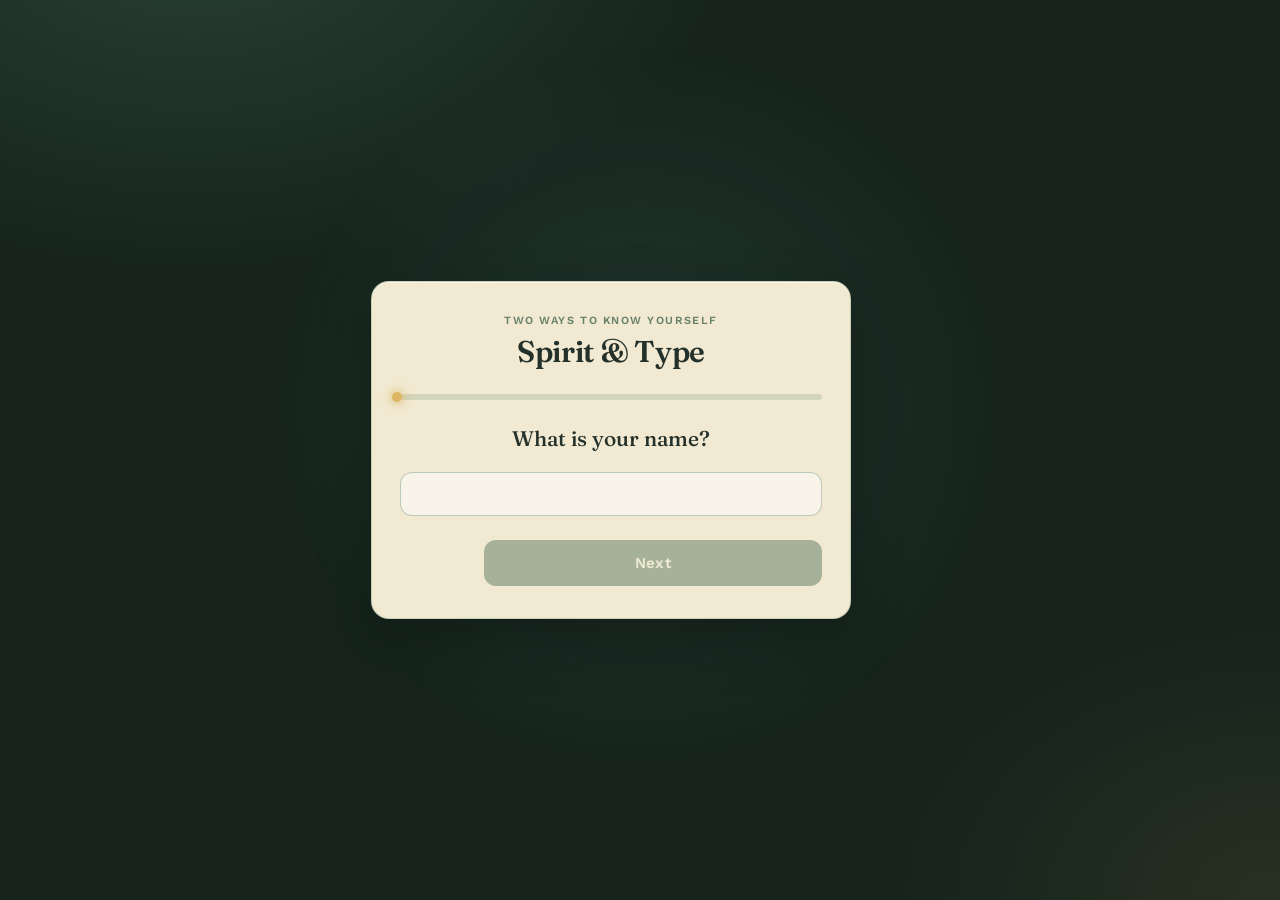
<file: index.html>
<!DOCTYPE html>
<html lang="en">
<head>
    <meta charset="UTF-8">
    <meta name="viewport" content="width=device-width, initial-scale=1.0">
    <title>Spirit Animal Quiz</title>
    <link rel="preconnect" href="https://fonts.googleapis.com">
    <link rel="preconnect" href="https://fonts.gstatic.com" crossorigin>
    <link href="https://fonts.googleapis.com/css2?family=Fraunces:ital,opsz,wght@0,9..144,500;0,9..144,600;1,9..144,500&family=Work+Sans:wght@400;500;600;700&display=swap" rel="stylesheet">
    <link rel="stylesheet" href="Spirit_Animal.css">
</head>
<body>
    <div id="page-aura"></div>
    <div id="quiz-container">
        <div id="quiz-header">
            <p id="quiz-eyebrow">Two ways to know yourself</p>
            <h1 id="quiz-title">Spirit &amp; Type</h1>
        </div>
        <div id="progress-bar-track">
            <div id="progress-bar-fill"></div>
        </div>
        <div id="question-panel">
            <p id="question-text"></p>
            <div id="answer-options"></div>
            <div id="quiz-nav">
                <button id="back-btn" type="button">Back</button>
                <button id="next-btn" type="button" disabled>Next</button>
            </div>
        </div>
    </div>
    <div id="result-container"></div>
    <script src="Spirit_Ani.js"></script>
</body>
</html>
</file>
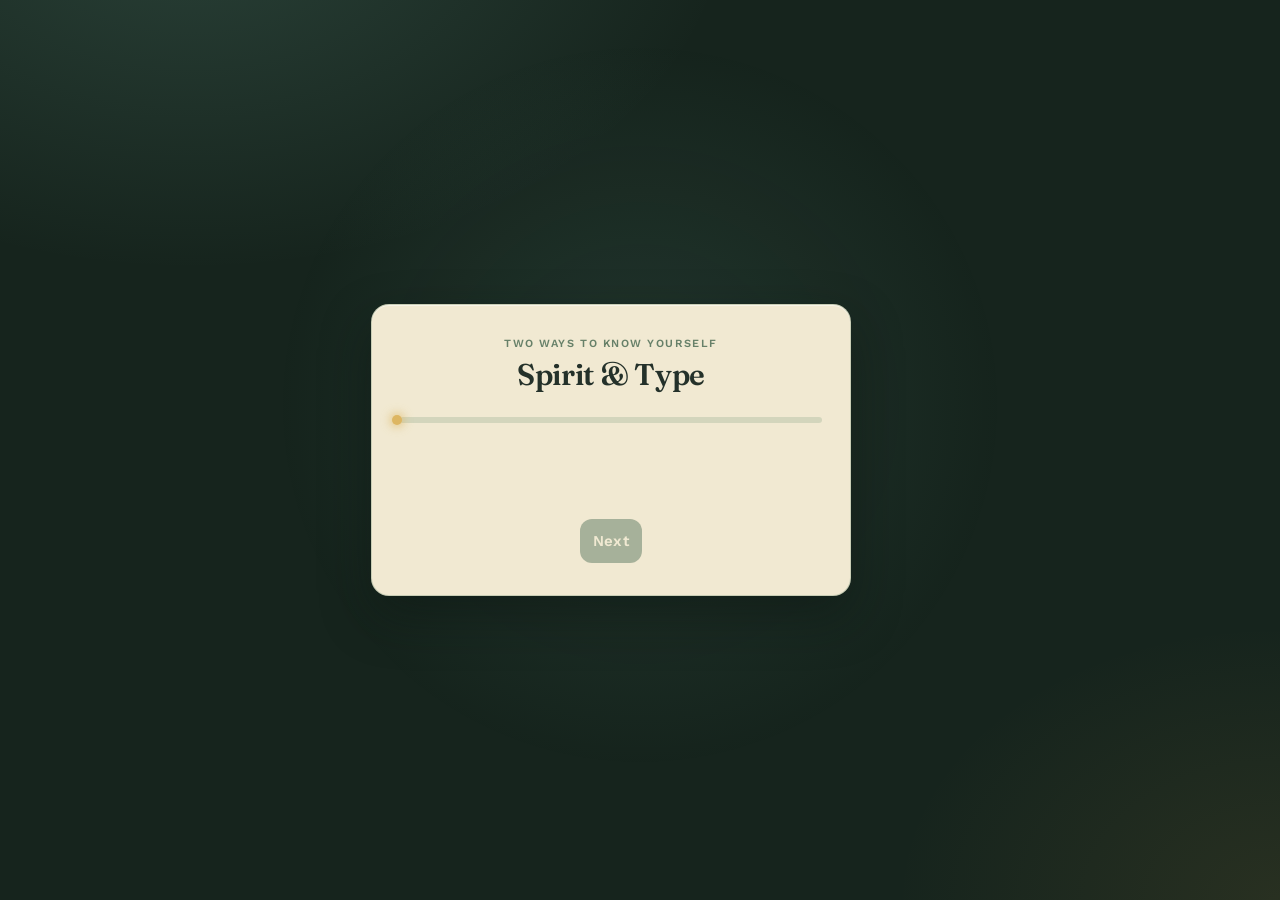
<file: index.html.html>
<!DOCTYPE html>
<html lang="en">
<head>
    <meta charset="UTF-8">
    <meta name="viewport" content="width=device-width, initial-scale=1.0">
    <title>Spirit Animal Quiz</title>
    <link rel="preconnect" href="https://fonts.googleapis.com">
    <link rel="preconnect" href="https://fonts.gstatic.com" crossorigin>
    <link href="https://fonts.googleapis.com/css2?family=Fraunces:ital,opsz,wght@0,9..144,500;0,9..144,600;1,9..144,500&family=Work+Sans:wght@400;500;600;700&display=swap" rel="stylesheet">
    <link rel="stylesheet" href="Spirit_Animal.css">
</head>
<body>
    <div id="page-aura"></div>
    <div id="quiz-container">
        <div id="quiz-header">
            <p id="quiz-eyebrow">Two ways to know yourself</p>
            <h1 id="quiz-title">Spirit &amp; Type</h1>
        </div>
        <div id="progress-bar-track">
            <div id="progress-bar-fill"></div>
        </div>
        <p id="question-text"></p>
        <div id="answer-options"></div>
        <button id="next-btn" disabled>Next</button>
    </div>
    <div id="result-container"></div>
    <script src="Spirit_Ani.js"></script>
</body>
</html>
</file>
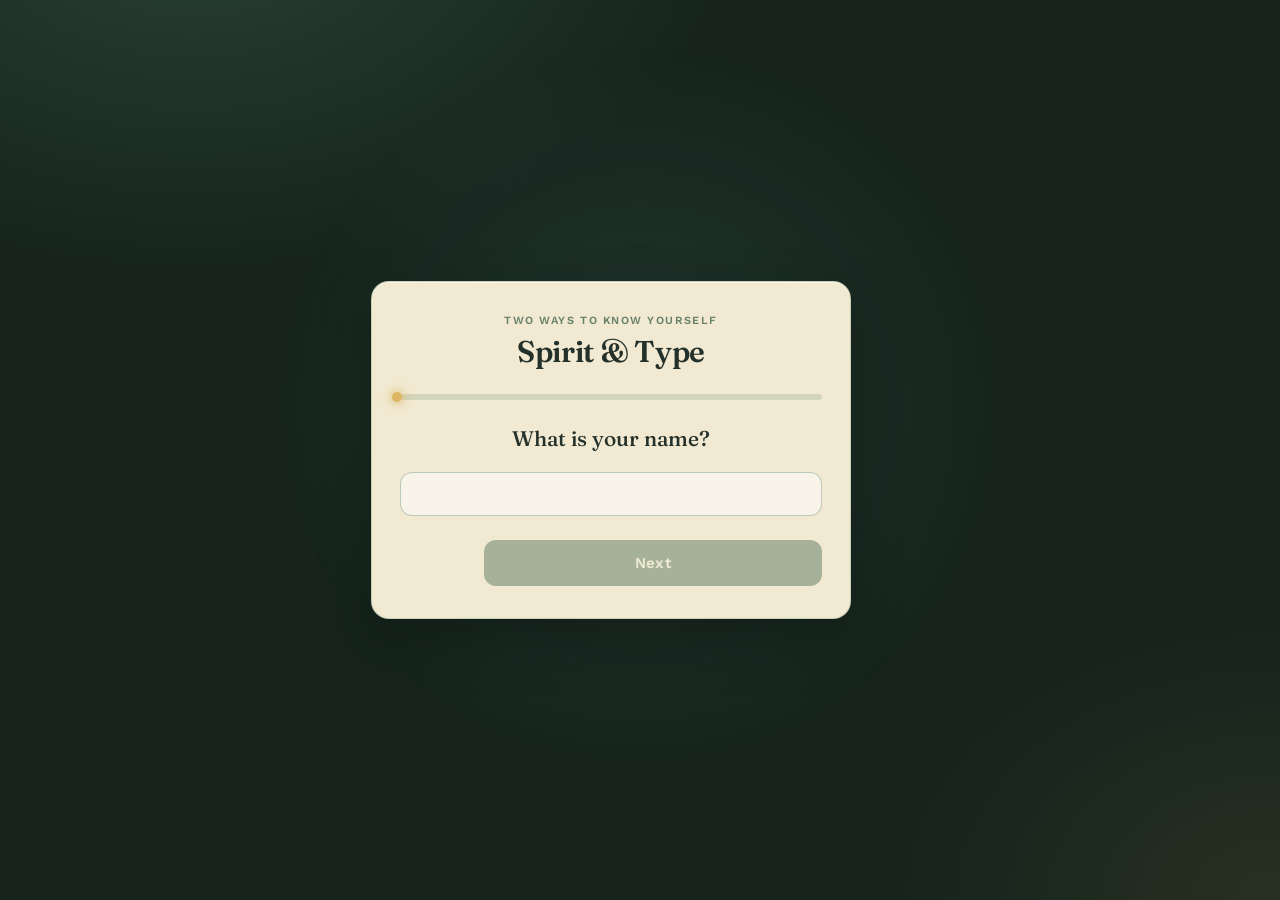
<file: Spirit Animal.html>
<!DOCTYPE html>
<html lang="en">
<head>
    <meta charset="UTF-8">
    <meta name="viewport" content="width=device-width, initial-scale=1.0">
    <title>Spirit Animal Quiz</title>
    <link rel="preconnect" href="https://fonts.googleapis.com">
    <link rel="preconnect" href="https://fonts.gstatic.com" crossorigin>
    <link href="https://fonts.googleapis.com/css2?family=Fraunces:ital,opsz,wght@0,9..144,500;0,9..144,600;1,9..144,500&family=Work+Sans:wght@400;500;600;700&display=swap" rel="stylesheet">
    <link rel="stylesheet" href="Spirit_Animal.css">
</head>
<body>
    <div id="page-aura"></div>
    <div id="quiz-container">
        <div id="quiz-header">
            <p id="quiz-eyebrow">Two ways to know yourself</p>
            <h1 id="quiz-title">Spirit &amp; Type</h1>
        </div>
        <div id="progress-bar-track">
            <div id="progress-bar-fill"></div>
        </div>
        <div id="question-panel">
            <p id="question-text"></p>
            <div id="answer-options"></div>
            <div id="quiz-nav">
                <button id="back-btn" type="button">Back</button>
                <button id="next-btn" type="button" disabled>Next</button>
            </div>
        </div>
    </div>
    <div id="result-container"></div>
    <script src="Spirit_Ani.js"></script>
</body>
</html>
</file>
<file: Spirit_Animal.css>
/* ============================================
   Spirit & Type — design tokens
   A totem-quiz aesthetic: deep forest night
   outside the card, warm parchment within,
   with a soft "spirit aura" as the signature
   glow that ties the animal + type theme
   together.
   ============================================ */

:root {
    --night: #16241d;
    --night-2: #1f3327;
    --parchment: #f1e9d2;
    --parchment-dim: #e8dfc3;
    --ink: #24312a;
    --ink-soft: #55614f;
    --moss: #4c7a5c;
    --moss-dark: #395e46;
    --gold: #c99a44;
    --gold-bright: #ddb662;
    --glow: #8fd6c1;

    --font-display: "Fraunces", Georgia, serif;
    --font-body: "Work Sans", -apple-system, BlinkMacSystemFont, sans-serif;
}

* {
    box-sizing: border-box;
}

/* General Styles */
body {
    font-family: var(--font-body);
    background:
        radial-gradient(ellipse 900px 600px at 15% -10%, rgba(143, 214, 193, 0.16), transparent 60%),
        radial-gradient(ellipse 700px 500px at 100% 100%, rgba(201, 154, 68, 0.10), transparent 55%),
        var(--night);
    color: var(--ink);
    margin: 0;
    padding: 24px;
    min-height: 100vh;
    display: flex;
    justify-content: center;
    align-items: center;
    position: relative;
    overflow-x: hidden;
}

/* Ambient background aura — the signature element, echoed again
   behind the revealed spirit animal at the end of the quiz */
#page-aura {
    position: fixed;
    inset: 0;
    pointer-events: none;
    background: radial-gradient(circle 520px at 50% 45%, rgba(143, 214, 193, 0.10), transparent 70%);
    animation: aura-breathe 8s ease-in-out infinite;
}

@keyframes aura-breathe {
    0%, 100% { opacity: 0.6; transform: scale(1); }
    50% { opacity: 1; transform: scale(1.06); }
}

/* Container */
#quiz-container {
    width: 100%;
    max-width: 480px;
    background: var(--parchment);
    padding: 32px 28px;
    border-radius: 18px;
    border: 1px solid rgba(76, 122, 92, 0.25);
    box-shadow:
        0 1px 0 rgba(255, 255, 255, 0.5) inset,
        0 20px 50px rgba(10, 20, 15, 0.45),
        0 0 0 1px rgba(0, 0, 0, 0.02);
    text-align: center;
    position: relative;
    z-index: 1;
}

/* Header */
#quiz-header {
    margin-bottom: 24px;
}

#quiz-eyebrow {
    margin: 0 0 6px;
    font-family: var(--font-body);
    font-size: 11px;
    font-weight: 600;
    letter-spacing: 0.14em;
    text-transform: uppercase;
    color: var(--moss-dark);
    opacity: 0.75;
}

#quiz-title {
    margin: 0;
    font-family: var(--font-display);
    font-weight: 600;
    font-size: 30px;
    letter-spacing: -0.01em;
    color: var(--ink);
}

/* Progress Bar — a gold trail through moss, with a soft leading glow */
#progress-bar-track {
    width: 100%;
    height: 6px;
    background: rgba(76, 122, 92, 0.18);
    border-radius: 999px;
    overflow: visible;
    margin-bottom: 24px;
    position: relative;
}

#progress-bar-fill {
    height: 100%;
    width: 0%;
    background: linear-gradient(90deg, var(--moss), var(--gold-bright));
    border-radius: 999px;
    transition: width 0.35s cubic-bezier(0.4, 0, 0.2, 1);
    position: relative;
}

#progress-bar-fill::after {
    content: "";
    position: absolute;
    right: -2px;
    top: 50%;
    width: 10px;
    height: 10px;
    transform: translateY(-50%);
    background: var(--gold-bright);
    border-radius: 50%;
    box-shadow: 0 0 10px 2px rgba(221, 182, 98, 0.7);
}

/* Question panel — replays a subtle entrance every time a new
   question loads, so moving between questions (and back again)
   has motion instead of an abrupt swap. */
#question-panel.panel-enter {
    animation: panel-in 0.32s cubic-bezier(0.16, 1, 0.3, 1);
}

@keyframes panel-in {
    from { opacity: 0; transform: translateY(6px); }
    to { opacity: 1; transform: translateY(0); }
}

/* Question text */
#question-text {
    font-family: var(--font-display);
    font-size: 21px;
    font-weight: 500;
    line-height: 1.4;
    color: var(--ink);
    margin: 0 0 18px;
    min-height: 1.4em;
}

/* Answer options */
#answer-options {
    display: flex;
    flex-direction: column;
    gap: 10px;
    margin-bottom: 24px;
}

#answer-options button {
    width: 100%;
    text-align: left;
    background: rgba(255, 255, 255, 0.35);
    color: var(--ink);
    border: 1.5px solid rgba(76, 122, 92, 0.35);
    padding: 13px 40px 13px 16px;
    border-radius: 12px;
    font-family: var(--font-body);
    font-size: 15px;
    font-weight: 500;
    line-height: 1.35;
    cursor: pointer;
    position: relative;
    transition: border-color 0.2s ease, background 0.2s ease, transform 0.15s ease;
}

#answer-options button:hover {
    border-color: var(--moss);
    background: rgba(76, 122, 92, 0.10);
}

#answer-options button:active {
    transform: scale(0.98);
}

#answer-options button:focus-visible {
    outline: 2px solid var(--gold);
    outline-offset: 2px;
}

/* Persistent selected state — this is the actual "chosen" feedback,
   not the transient :active tap state, so it survives on mobile
   instead of looking stuck. */
#answer-options button.selected {
    background: var(--moss-dark);
    border-color: var(--moss-dark);
    color: var(--parchment);
    animation: option-pop 0.28s cubic-bezier(0.34, 1.56, 0.64, 1);
}

#answer-options button.selected::after {
    content: "✓";
    position: absolute;
    right: 14px;
    top: 50%;
    transform: translateY(-50%);
    font-weight: 700;
    color: var(--gold-bright);
}

@keyframes option-pop {
    0% { transform: scale(1); }
    45% { transform: scale(1.03); }
    100% { transform: scale(1); }
}

/* Text / date inputs */
#answer-options input {
    width: 100%;
    padding: 12px 14px;
    border: 1.5px solid rgba(76, 122, 92, 0.35);
    border-radius: 12px;
    background: rgba(255, 255, 255, 0.5);
    font-family: var(--font-body);
    font-size: 15px;
    color: var(--ink);
}

#answer-options input:focus-visible {
    outline: 2px solid var(--gold);
    outline-offset: 2px;
    border-color: var(--moss);
}

/* Nav row: Back + Next */
#quiz-nav {
    display: flex;
    gap: 10px;
}

#back-btn {
    flex: 0 0 auto;
    background: transparent;
    color: var(--ink-soft);
    border: 1.5px solid rgba(76, 122, 92, 0.3);
    padding: 13px 18px;
    border-radius: 12px;
    font-family: var(--font-body);
    font-size: 15px;
    font-weight: 600;
    cursor: pointer;
    transition: background 0.2s ease, opacity 0.2s ease, transform 0.15s ease;
}

#back-btn:hover:not(:disabled) {
    background: rgba(76, 122, 92, 0.10);
}

#back-btn:active:not(:disabled) {
    transform: scale(0.97);
}

#back-btn:disabled {
    opacity: 0;
    pointer-events: none;
}

#back-btn:focus-visible {
    outline: 2px solid var(--gold);
    outline-offset: 2px;
}

/* Next button */
#next-btn {
    background: var(--moss-dark);
    color: var(--parchment);
    border: none;
    padding: 13px;
    flex: 1 1 auto;
    border-radius: 12px;
    font-family: var(--font-body);
    font-size: 15px;
    font-weight: 600;
    letter-spacing: 0.01em;
    cursor: pointer;
    transition: background 0.2s ease, transform 0.15s ease, opacity 0.2s ease;
}

#next-btn:hover:not(:disabled) {
    background: var(--moss);
}

#next-btn:active:not(:disabled) {
    transform: scale(0.98);
}

#next-btn:disabled {
    opacity: 0.4;
    cursor: not-allowed;
}

#next-btn:focus-visible {
    outline: 2px solid var(--gold);
    outline-offset: 2px;
}

/* Result Styling */
#result-container {
    margin-top: 20px;
    padding: 34px 28px;
    background: var(--parchment);
    border-radius: 18px;
    border: 1px solid rgba(76, 122, 92, 0.25);
    box-shadow:
        0 1px 0 rgba(255, 255, 255, 0.5) inset,
        0 20px 50px rgba(10, 20, 15, 0.45);
    text-align: center;
    position: relative;
    z-index: 1;
    opacity: 0;
}

#result-container.fade-in {
    animation: result-reveal 0.6s cubic-bezier(0.16, 1, 0.3, 1) forwards;
}

@keyframes result-reveal {
    from { opacity: 0; transform: translateY(10px) scale(0.98); }
    to { opacity: 1; transform: translateY(0) scale(1); }
}

#result-container h2 {
    font-family: var(--font-display);
    color: var(--ink);
    font-size: 26px;
    font-weight: 600;
    margin: 4px 0 10px;
}

#result-container p {
    font-family: var(--font-display);
    font-size: 16px;
    color: var(--ink-soft);
    font-style: italic;
    line-height: 1.5;
    margin: 8px 0;
}

.mbti-disclaimer {
    font-family: var(--font-body) !important;
    font-style: normal !important;
    font-size: 12px !important;
    color: var(--ink-soft);
    opacity: 0.7;
    line-height: 1.5;
    margin-top: 16px !important;
    padding-top: 14px;
    border-top: 1px solid rgba(76, 122, 92, 0.2);
}

/* MBTI badge — styled like a small wax seal */
#result-container .mbti-badge {
    display: inline-block;
    margin: 2px 0 12px;
    padding: 5px 16px;
    background: linear-gradient(135deg, var(--gold-bright), var(--gold));
    color: #2b1f0d;
    border-radius: 999px;
    font-family: var(--font-body);
    font-size: 13px;
    font-weight: 700;
    font-style: normal;
    letter-spacing: 0.08em;
    box-shadow: 0 4px 14px rgba(201, 154, 68, 0.45);
}

/* Spirit animal image — glows with the same aura as the page background */
.spirit-animal-image {
    max-width: 190px;
    height: auto;
    margin: 0 auto 18px auto;
    display: block;
    border-radius: 12px;
    box-shadow:
        0 0 0 4px rgba(255, 255, 255, 0.5),
        0 0 40px 6px rgba(143, 214, 193, 0.45),
        0 10px 30px rgba(10, 20, 15, 0.35);
}

/* Reduced motion */
@media (prefers-reduced-motion: reduce) {
    #page-aura {
        animation: none;
    }
    #result-container.fade-in {
        animation: none;
        opacity: 1;
    }
    #question-panel.panel-enter {
        animation: none;
    }
    #answer-options button.selected {
        animation: none;
    }
    #answer-options button,
    #back-btn,
    #next-btn {
        transition: none;
    }
}

/* Mobile */
@media (max-width: 480px) {
    body {
        padding: 16px;
    }
    #quiz-container,
    #result-container {
        padding: 24px 20px;
        border-radius: 14px;
    }
    #quiz-title {
        font-size: 25px;
    }
    #question-text {
        font-size: 19px;
    }
}
</file>
